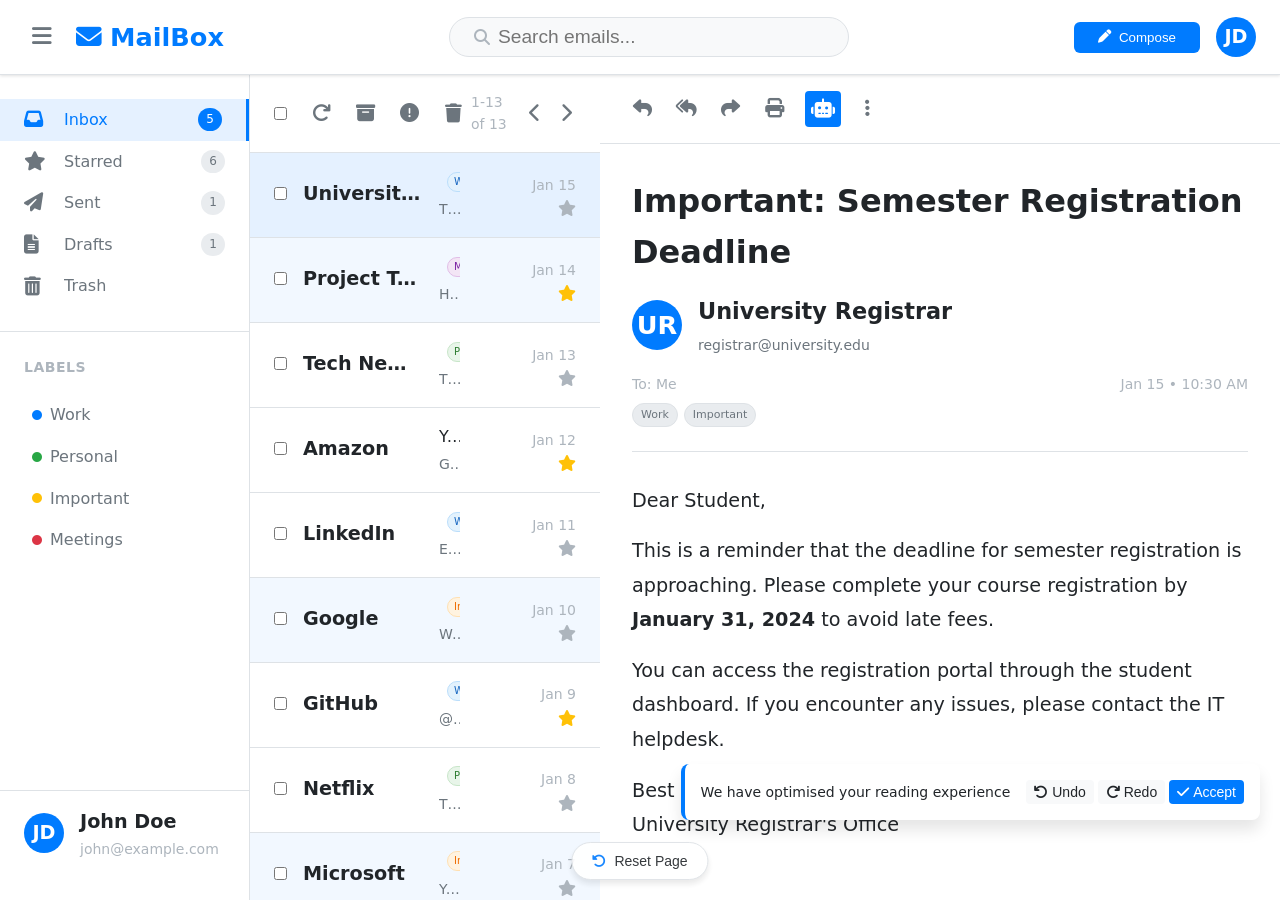
<file: Adaptive Version/index.html>
<!DOCTYPE html>
<html lang="en">
<head>
    <meta charset="UTF-8">
    <meta name="viewport" content="width=device-width, initial-scale=1.0">
    <title>Adaptive Email Client (DCAF)</title>
    <link rel="stylesheet" href="https://cdnjs.cloudflare.com/ajax/libs/font-awesome/6.4.0/css/all.min.css">
    <link rel="stylesheet" href="style.css">
</head>
<body>
<div class="email-client" id="emailClient" data-version="adaptive">
    <!-- Header -->
    <header class="header">
        <div class="header-left">
            <button class="menu-toggle" id="menuToggle">
                <i class="fas fa-bars"></i>
            </button>
            <div class="logo">
                <i class="fas fa-envelope"></i>
                <span>MailBox</span>
            </div>
        </div>

        <div class="search-bar">
            <i class="fas fa-search"></i>
            <input type="text" placeholder="Search emails..." id="searchInput">
        </div>

        <div class="header-right">
            <button class="btn-new-email" id="newEmailBtn">
                <i class="fas fa-pen"></i>
                <span>Compose</span>
            </button>
            <div class="user-avatar">
                <div class="avatar-placeholder">JD</div>
            </div>
        </div>
    </header>

    <!-- Main Container -->
    <div class="main-container">
        <!-- Sidebar -->
        <aside class="sidebar" id="sidebar">
            <nav class="folder-nav">
                <ul id="folderList"></ul>
            </nav>

            <div class="folders-section">
                <h3>Labels</h3>
                <ul id="labelsList">
                    <li data-label="Work"><i class="fas fa-circle" style="color: #007bff;"></i> Work</li>
                    <li data-label="Personal"><i class="fas fa-circle" style="color: #28a745;"></i> Personal</li>
                    <li data-label="Important"><i class="fas fa-circle" style="color: #ffc107;"></i> Important</li>
                    <li data-label="Meetings"><i class="fas fa-circle" style="color: #dc3545;"></i> Meetings</li>
                </ul>
            </div>

            <!-- AI Summary Toggle -->
            <div class="ai-control-panel" id="aiControlPanel" style="display: none;">
                <div class="ai-toggle">
                    <label class="switch">
                        <input type="checkbox" id="aiSummaryToggle">
                        <span class="slider round"></span>
                    </label>
                    <span class="ai-label">AI Summary</span>
                </div>
            </div>

            <div class="user-info">
                <div class="avatar-placeholder">JD</div>
                <div class="user-details">
                    <strong>John Doe</strong>
                    <small>john@example.com</small>
                </div>
            </div>
        </aside>

        <!-- Email List -->
        <section class="email-list-section">
            <div class="email-list-header">
                <div class="list-controls">
                    <input type="checkbox" id="selectAll">
                    <button class="btn-icon" title="Refresh" id="refreshBtn">
                        <i class="fas fa-redo"></i>
                    </button>
                    <button class="btn-icon" title="Archive">
                        <i class="fas fa-archive"></i>
                    </button>
                    <button class="btn-icon" title="Report spam">
                        <i class="fas fa-exclamation-circle"></i>
                    </button>
                    <button class="btn-icon" title="Delete">
                        <i class="fas fa-trash"></i>
                    </button>
                </div>
                <div class="pagination">
                    <span id="paginationInfo">Loading...</span>
                    <button class="btn-icon" id="prevPage"><i class="fas fa-chevron-left"></i></button>
                    <button class="btn-icon" id="nextPage"><i class="fas fa-chevron-right"></i></button>
                </div>
            </div>

            <div class="email-list" id="emailList"></div>
        </section>

        <!-- Email View -->
        <section class="email-view-section" id="emailViewSection">
            <div class="email-view-header">
                <button class="btn-close-view hidden-desktop" id="closeEmailView">
                    <i class="fas fa-times"></i>
                </button>
                <div class="email-view-actions">
                    <button class="btn-icon" title="Reply">
                        <i class="fas fa-reply"></i>
                    </button>
                    <button class="btn-icon" title="Reply All">
                        <i class="fas fa-reply-all"></i>
                    </button>
                    <button class="btn-icon" title="Forward">
                        <i class="fas fa-share"></i>
                    </button>
                    <button class="btn-icon" title="Print">
                        <i class="fas fa-print"></i>
                    </button>
                    <!-- 新增AI分析按钮 -->
                    <button class="btn-icon btn-ai-analyze" id="btnAIAnalyze" title="AI分析邮件">
                        <i class="fas fa-robot"></i>
                    </button>
                    <button class="btn-icon" title="More">
                        <i class="fas fa-ellipsis-v"></i>
                    </button>
                </div>
            </div>

            <div class="email-view-content" id="emailViewContent">
                <div class="no-email-selected">
                    <i class="fas fa-envelope-open-text"></i>
                    <h3>No Email Selected</h3>
                    <p>Select an email from the list to read it here</p>
                </div>
            </div>
        </section>
    </div>

    <!-- Compose Modal -->
    <div class="compose-modal" id="composeModal">
        <div class="compose-header">
            <h3>New Message</h3>
            <button class="btn-close" id="closeCompose">
                <i class="fas fa-times"></i>
            </button>
        </div>
        <div class="compose-body">
            <div class="form-group">
                <input type="text" placeholder="To" id="composeTo">
            </div>
            <div class="form-group">
                <input type="text" placeholder="Subject" id="composeSubject">
            </div>
            <div class="form-group">
                <textarea placeholder="Type your message here..." id="composeBody" rows="10"></textarea>
            </div>
        </div>
        <div class="compose-footer">
            <button class="btn-primary" id="sendEmail">
                <i class="fas fa-paper-plane"></i> Send
            </button>
            <button class="btn-icon" title="Attach file" id="attachFile">
                <i class="fas fa-paperclip"></i>
            </button>
            <button class="btn-icon" title="Formatting">
                <i class="fas fa-font"></i>
            </button>
            <button class="btn-icon" title="Save Draft" id="saveDraft">
                <i class="fas fa-save"></i>
            </button>
        </div>
    </div>


    <!-- 撤销/重做面板 -->
    <div class="adaptation-panel" id="adaptationPanel" style="display: none;">
        <div class="panel-content">
            <span class="panel-message" id="adaptationMessage">界面已调整</span>
            <div class="panel-buttons"></div>
        </div>
    </div>

    <!-- 操作反馈消息 -->
    <div class="undo-message" id="undoMessage" style="display: none;"></div>
</div>

<!-- 重置按钮 - 放在中间底部 -->
<button class="reset-adaptation-btn" id="resetAdaptationBtn">
    <i class="fas fa-undo-alt"></i> Reset Page
</button>

<!-- AI Summary Panel - 移到最外层，避免被遮挡 -->
<div class="ai-summary-panel" id="aiSummaryPanel" style="display: none;">
    <div class="ai-summary-header">
        <span><i class="fas fa-robot"></i> AI Summary</span>
        <button class="btn-close-ai" id="closeAISummary">
            <i class="fas fa-times"></i>
        </button>
    </div>
    <div class="ai-summary-content" id="aiSummaryContent">
        <p class="ai-summary-placeholder">🤔 Preparing AI Summary...</p>
    </div>
    <div class="ai-summary-footer">
        <span class="ai-reading-time" id="aiReadingTime"></span>
    </div>
</div>

<script src="dcaf-core.js"></script>
<script src="script.js"></script>
</body>
</html>
</file>
<file: Adaptive Version/style.css>
/* ===== CSS重置和基础样式 ===== */
* {
    margin: 0;
    padding: 0;
    box-sizing: border-box;
}

:root {
    /* 颜色变量 */
    --primary-color: #007bff;
    --primary-hover: #0056b3;
    --secondary-color: #6c757d;
    --success-color: #28a745;
    --danger-color: #dc3545;
    --warning-color: #ffc107;
    --info-color: #17a2b8;

    /* 背景颜色 */
    --bg-primary: #ffffff;
    --bg-secondary: #f8f9fa;
    --bg-tertiary: #e9ecef;
    --bg-overlay: rgba(0, 0, 0, 0.6);
    --bg-hover: rgba(255, 255, 255, 0.1);

    /* 文本颜色 */
    --text-primary: #212529;
    --text-secondary: #6c757d;
    --text-muted: #adb5bd;

    /* 边框和阴影 */
    --border-color: #dee2e6;
    --shadow-sm: 0 1px 3px rgba(0,0,0,0.12);
    --shadow-md: 0 4px 6px rgba(0,0,0,0.1);
    --shadow-lg: 0 10px 15px rgba(0,0,0,0.1);

    /* 间距 */
    --spacing-xs: 0.25rem;
    --spacing-sm: 0.5rem;
    --spacing-md: 1rem;
    --spacing-lg: 1.5rem;
    --spacing-xl: 2rem;

    /* 字体大小 */
    --font-xs: 0.75rem;
    --font-sm: 0.875rem;
    --font-base: 1rem;
    --font-lg: 1.125rem;
    --font-xl: 1.25rem;
    --font-2xl: 1.5rem;

    /* 圆角 */
    --radius-sm: 0.25rem;
    --radius-md: 0.375rem;
    --radius-lg: 0.5rem;
    --radius-full: 9999px;
}

body {
    font-family: 'Segoe UI', system-ui, -apple-system, sans-serif;
    background-color: var(--bg-secondary);
    color: var(--text-primary);
    line-height: 1.6;
    height: 100vh;
    overflow: hidden;
}

/* ===== 布局样式 ===== */
.email-client {
    display: flex;
    flex-direction: column;
    height: 100vh;
}

/* Header */
.header {
    display: flex;
    align-items: center;
    justify-content: space-between;
    padding: var(--spacing-md) var(--spacing-lg);
    background-color: var(--bg-primary);
    box-shadow: var(--shadow-sm);
    border-bottom: 1px solid var(--border-color);
    z-index: 100;
}

.header-left {
    display: flex;
    align-items: center;
    gap: var(--spacing-md);
}

.menu-toggle {
    background: none;
    border: none;
    font-size: var(--font-lg);
    color: var(--text-secondary);
    cursor: pointer;
    padding: var(--spacing-sm);
    border-radius: var(--radius-sm);
    transition: background-color 0.2s;
}

.menu-toggle:hover {
    background-color: var(--bg-secondary);
}

.logo {
    display: flex;
    align-items: center;
    gap: var(--spacing-sm);
    font-size: var(--font-xl);
    font-weight: 600;
    color: var(--primary-color);
}

.search-bar {
    display: flex;
    align-items: center;
    background-color: var(--bg-secondary);
    border-radius: var(--radius-full);
    padding: var(--spacing-sm) var(--spacing-lg);
    width: 400px;
    border: 1px solid var(--border-color);
    transition: all 0.3s;
}

.search-bar:focus-within {
    border-color: var(--primary-color);
    box-shadow: 0 0 0 3px rgba(0,123,255,0.25);
}

.search-bar i {
    color: var(--text-muted);
    margin-right: var(--spacing-sm);
}

.search-bar input {
    border: none;
    background: none;
    outline: none;
    width: 100%;
    font-size: var(--font-base);
}

.header-right {
    display: flex;
    align-items: center;
    gap: var(--spacing-md);
}

.btn-new-email {
    display: flex;
    align-items: center;
    gap: var(--spacing-sm);
    background-color: var(--primary-color);
    color: white;
    border: none;
    padding: var(--spacing-sm) var(--spacing-lg);
    border-radius: var(--radius-md);
    font-weight: 500;
    cursor: pointer;
    transition: background-color 0.2s;
}

.btn-new-email:hover {
    background-color: var(--primary-hover);
}

.avatar-placeholder {
    width: 40px;
    height: 40px;
    border-radius: 50%;
    background-color: var(--primary-color);
    color: white;
    display: flex;
    align-items: center;
    justify-content: center;
    font-weight: 600;
    font-size: var(--font-base);
}

/* Main Container */
.main-container {
    display: flex;
    flex: 1;
    overflow: hidden;
}

/* Sidebar */
.sidebar {
    width: 250px;
    background-color: var(--bg-primary);
    border-right: 1px solid var(--border-color);
    display: flex;
    flex-direction: column;
    padding: var(--spacing-lg) 0;
    overflow-y: auto;
    transition: transform 0.3s ease, width 0.3s ease, opacity 0.3s ease;
}

.sidebar.hidden {
    width: 0;
    opacity: 0;
    transform: translateX(-100%);
    overflow: hidden;
    padding: 0;
}

.sidebar:not(.hidden) ~ .email-list-section {
    flex: 1;
    min-width: 350px;
    max-width: 500px;
}

.sidebar.hidden ~ .email-list-section {
    min-width: 350px;
    max-width: 500px;
    flex: 1;
}

.folder-nav ul {
    list-style: none;
    padding: 0;
    margin: 0;
}

.folder-nav li {
    display: flex;
    align-items: center;
    padding: var(--spacing-sm) var(--spacing-lg);
    cursor: pointer;
    transition: all 0.2s;
    color: var(--text-secondary);
    position: relative;
}

.folder-nav li:hover {
    background-color: var(--bg-secondary);
}

.folder-nav li.active {
    background-color: rgba(0,123,255,0.1);
    color: var(--primary-color);
    font-weight: 500;
    border-right: 3px solid var(--primary-color);
}

.folder-nav li i {
    width: 24px;
    margin-right: var(--spacing-md);
    font-size: var(--font-base);
}

.folder-nav li span:first-of-type {
    flex: 1;
    overflow: hidden;
    text-overflow: ellipsis;
    white-space: nowrap;
}

/* AI Control Panel */
.ai-control-panel {
    padding: var(--spacing-md) var(--spacing-lg);
    border-top: 1px solid var(--border-color);
    margin-top: auto;
}

.ai-toggle {
    display: flex;
    align-items: center;
    gap: var(--spacing-md);
}

.switch {
    position: relative;
    display: inline-block;
    width: 40px;
    height: 20px;
}

.switch input {
    opacity: 0;
    width: 0;
    height: 0;
}

.slider {
    position: absolute;
    cursor: pointer;
    top: 0;
    left: 0;
    right: 0;
    bottom: 0;
    background-color: #ccc;
    transition: .4s;
}

.slider:before {
    position: absolute;
    content: "";
    height: 16px;
    width: 16px;
    left: 2px;
    bottom: 2px;
    background-color: white;
    transition: .4s;
}

input:checked + .slider {
    background-color: var(--primary-color);
}

input:focus + .slider {
    box-shadow: 0 0 1px var(--primary-color);
}

input:checked + .slider:before {
    transform: translateX(20px);
}

.slider.round {
    border-radius: 20px;
}

.slider.round:before {
    border-radius: 50%;
}

.ai-label {
    font-size: var(--font-sm);
    color: var(--text-secondary);
}

/* Badge Styles */
.badge {
    margin-left: auto;
    font-size: var(--font-xs);
    padding: 2px 8px;
    border-radius: var(--radius-full);
    min-width: 24px;
    text-align: center;
    font-weight: 500;
}

.inbox-badge {
    background-color: var(--primary-color);
    color: white;
}

.folder-badge {
    background-color: var(--bg-tertiary);
    color: var(--text-secondary);
}

.folders-section {
    padding: var(--spacing-lg) var(--spacing-lg) 0;
    margin-top: var(--spacing-lg);
    border-top: 1px solid var(--border-color);
}

.folders-section h3 {
    font-size: var(--font-sm);
    font-weight: 600;
    color: var(--text-muted);
    margin-bottom: var(--spacing-md);
    text-transform: uppercase;
    letter-spacing: 0.5px;
}

.folders-section ul {
    list-style: none;
    padding: 0;
}

.folders-section li {
    display: flex;
    align-items: center;
    padding: var(--spacing-sm) 0;
    color: var(--text-secondary);
    cursor: pointer;
    transition: all 0.2s;
    padding-left: var(--spacing-sm);
    border-radius: var(--radius-sm);
}

.folders-section li:hover {
    background-color: var(--bg-secondary);
}

.folders-section li i {
    margin-right: var(--spacing-sm);
    font-size: 10px;
}

.user-info {
    display: flex;
    align-items: center;
    padding: var(--spacing-md) var(--spacing-lg);
    margin-top: auto;
    border-top: 1px solid var(--border-color);
}

.user-details {
    display: flex;
    flex-direction: column;
    margin-left: var(--spacing-md);
}

.user-details strong {
    font-size: var(--font-base);
}

.user-details small {
    color: var(--text-muted);
    font-size: var(--font-sm);
}

/* Email List Section */
.email-list-section {
    flex: 1;
    min-width: 350px;
    max-width: 500px;
    display: flex;
    flex-direction: column;
    background-color: var(--bg-primary);
    transition: all 0.3s ease;
    position: relative;
}

.email-list-header {
    display: flex;
    justify-content: space-between;
    align-items: center;
    padding: var(--spacing-md) var(--spacing-lg);
    border-bottom: 1px solid var(--border-color);
    background-color: var(--bg-primary);
}

.list-controls {
    display: flex;
    align-items: center;
    gap: var(--spacing-sm);
}

.list-controls input[type="checkbox"] {
    margin-right: var(--spacing-sm);
}

.btn-icon {
    display: flex;
    align-items: center;
    justify-content: center;
    width: 36px;
    height: 36px;
    background: none;
    border: none;
    border-radius: var(--radius-sm);
    color: var(--text-secondary);
    cursor: pointer;
    font-size: var(--font-base);
    transition: all 0.2s;
}

.btn-icon:hover {
    background-color: var(--bg-secondary);
    color: var(--text-primary);
}

.pagination {
    display: flex;
    align-items: center;
    gap: var(--spacing-sm);
    color: var(--text-muted);
    font-size: var(--font-sm);
}

/* Email List */
.email-list {
    flex: 1;
    overflow-y: auto;
    transition: all 0.3s ease;
}

.email-item {
    display: flex;
    align-items: center;
    padding: var(--spacing-md) var(--spacing-lg);
    border-bottom: 1px solid var(--border-color);
    cursor: pointer;
    transition: all 0.2s;
    position: relative;
}

.email-item:hover {
    background-color: var(--bg-secondary);
}

.email-item.unread {
    background-color: rgba(0,123,255,0.05);
}

.email-item.selected {
    background-color: rgba(0,123,255,0.1);
}

.email-checkbox {
    margin-right: var(--spacing-md);
}

.email-sender {
    min-width: 120px;
    max-width: 120px;
    font-weight: 600;
    color: var(--text-primary);
    font-size: var(--font-base);
    overflow: hidden;
    text-overflow: ellipsis;
    white-space: nowrap;
}

.email-preview {
    flex: 1;
    margin: 0 var(--spacing-md);
    overflow: hidden;
    min-width: 0;
}

.email-subject {
    font-weight: 500;
    margin-bottom: 4px;
    color: var(--text-primary);
    display: flex;
    align-items: center;
    gap: var(--spacing-sm);
    overflow: hidden;
}

.subject-text {
    overflow: hidden;
    text-overflow: ellipsis;
    white-space: nowrap;
    flex: 1;
}

.email-labels {
    display: flex;
    gap: 4px;
    flex-shrink: 0;
}

.label-tag {
    font-size: 10px;
    padding: 1px 6px;
    border-radius: 10px;
    background-color: var(--bg-tertiary);
    color: var(--text-secondary);
    white-space: nowrap;
    border: 1px solid var(--border-color);
}

/* Label colors */
.label-tag[data-label="Work"] {
    background-color: #e3f2fd;
    color: #1565c0;
    border-color: #bbdefb;
}

.label-tag[data-label="Personal"] {
    background-color: #e8f5e9;
    color: #2e7d32;
    border-color: #c8e6c9;
}

.label-tag[data-label="Important"] {
    background-color: #fff3e0;
    color: #ef6c00;
    border-color: #ffe0b2;
}

.label-tag[data-label="Meetings"] {
    background-color: #f3e5f5;
    color: #7b1fa2;
    border-color: #e1bee7;
}

.email-snippet {
    color: var(--text-secondary);
    font-size: var(--font-sm);
    white-space: nowrap;
    overflow: hidden;
    text-overflow: ellipsis;
}

.email-meta {
    display: flex;
    flex-direction: column;
    align-items: flex-end;
    min-width: 100px;
    text-align: right;
}

.email-time {
    color: var(--text-muted);
    font-size: var(--font-sm);
    margin-bottom: 4px;
}

.email-actions {
    display: flex;
    gap: var(--spacing-xs);
}

.email-star {
    color: var(--text-muted);
    cursor: pointer;
    transition: color 0.2s;
}

.email-star:hover,
.email-star.starred {
    color: var(--warning-color);
}

.no-emails-found {
    display: flex;
    flex-direction: column;
    align-items: center;
    justify-content: center;
    height: 100%;
    padding: var(--spacing-xl);
    color: var(--text-muted);
    text-align: center;
}

.no-emails-found i {
    font-size: 3rem;
    margin-bottom: var(--spacing-md);
    opacity: 0.3;
}

.no-emails-found h3 {
    font-size: var(--font-lg);
    margin-bottom: var(--spacing-sm);
}

.no-emails-found p {
    font-size: var(--font-base);
    color: var(--text-secondary);
}

/* Email View Section */
.email-view-section {
    flex: 2;
    display: flex;
    flex-direction: column;
    background-color: var(--bg-primary);
    transition: all 0.3s ease;
    position: relative;
}

.email-view-header {
    padding: var(--spacing-md) var(--spacing-lg);
    border-bottom: 1px solid var(--border-color);
    background-color: var(--bg-primary);
    display: flex;
    align-items: center;
    justify-content: space-between;
}

.email-view-actions {
    display: flex;
    gap: var(--spacing-sm);
}

.btn-close-view {
    background: none;
    border: none;
    color: var(--text-secondary);
    font-size: var(--font-lg);
    cursor: pointer;
    padding: var(--spacing-sm);
    border-radius: var(--radius-sm);
    transition: background-color 0.2s;
    display: none;
}

.btn-close-view:hover {
    background-color: var(--bg-secondary);
}

.email-view-content {
    flex: 1;
    padding: var(--spacing-xl);
    overflow-y: auto;
    transition: all 0.3s ease;
}

.no-email-selected {
    display: flex;
    flex-direction: column;
    align-items: center;
    justify-content: center;
    height: 100%;
    color: var(--text-muted);
}

.no-email-selected i {
    font-size: 4rem;
    margin-bottom: var(--spacing-lg);
    opacity: 0.3;
}

.no-email-selected h3 {
    font-size: var(--font-xl);
    margin-bottom: var(--spacing-sm);
}

.no-email-selected p {
    font-size: var(--font-base);
    color: var(--text-secondary);
}

/* Email Content */
.email-content {
    max-width: 800px;
    margin: 0 auto;
}

.email-header {
    margin-bottom: var(--spacing-xl);
    padding-bottom: var(--spacing-lg);
    border-bottom: 1px solid var(--border-color);
}

.email-subject-large {
    font-size: var(--font-2xl);
    font-weight: 600;
    margin-bottom: var(--spacing-md);
    color: var(--text-primary);
}

.email-from {
    display: flex;
    align-items: center;
    margin-bottom: var(--spacing-md);
}

.sender-avatar {
    width: 50px;
    height: 50px;
    border-radius: 50%;
    margin-right: var(--spacing-md);
    background-color: var(--primary-color);
    color: white;
    display: flex;
    align-items: center;
    justify-content: center;
    font-size: var(--font-xl);
    font-weight: 600;
}

.sender-details h4 {
    font-size: var(--font-lg);
    font-weight: 600;
    margin-bottom: 4px;
}

.sender-details p {
    color: var(--text-secondary);
    font-size: var(--font-sm);
}

.email-info {
    display: flex;
    justify-content: space-between;
    align-items: flex-start;
    color: var(--text-muted);
    font-size: var(--font-sm);
    flex-wrap: wrap;
    gap: var(--spacing-md);
}

.email-labels-view {
    display: flex;
    gap: 6px;
    flex-wrap: wrap;
    margin-top: var(--spacing-sm);
}

.label-tag-view {
    font-size: 11px;
    padding: 2px 8px;
    border-radius: 12px;
    background-color: var(--bg-tertiary);
    color: var(--text-secondary);
    border: 1px solid var(--border-color);
}

.email-body {
    line-height: 1.8;
    font-size: var(--font-base);
}

.email-body p {
    margin-bottom: var(--spacing-md);
}

/* ===== 自适应样式 ===== */

/* 聚焦模式 - 高亮当前邮件，其他部分变暗 */
.focus-mode-active {
    position: relative;
}

.focus-mode-active .email-view-section::before {
    content: '';
    position: absolute;
    top: 0;
    left: 0;
    right: 0;
    bottom: 0;
    background-color: var(--bg-overlay);
    z-index: 5;
    pointer-events: none;
}

.focus-mode-active .email-content {
    position: relative;
    z-index: 10;
    background-color: var(--bg-primary);
    border-radius: var(--radius-lg);
    box-shadow: var(--shadow-lg);
    padding: var(--spacing-lg);
    margin: var(--spacing-md) auto;
}

/* 左侧区域灰色效果 - 但鼠标悬停时高亮 */
.focus-mode-active .sidebar,
.focus-mode-active .email-list-section {
    filter: brightness(0.7) blur(1px);
    transition: all 0.3s ease;
    pointer-events: auto; /* 仍然可以交互 */
}

/* 鼠标悬停时恢复亮度 */
.focus-mode-active .sidebar:hover,
.focus-mode-active .email-list-section:hover,
.focus-mode-active .folder-nav li:hover,
.focus-mode-active .folders-section li:hover,
.focus-mode-active .email-item:hover {
    filter: brightness(1);
    background-color: var(--bg-hover);
}

/* 确保header保持原样 */
.focus-mode-active .header {
    filter: none;
    z-index: 20;
}

/* 简化模式 - 隐藏非核心元素 */
.simplified-mode .email-list .email-item:not(.selected) {
    opacity: 0.5;
}

.simplified-mode .folders-section,
.simplified-mode .user-info,
.simplified-mode .email-view-actions .btn-icon:not(:first-child) {
    opacity: 0.3;
    pointer-events: none;
}

/* 引导模式 - 添加提示边框 */
.guidance-mode .email-item.selected {
    border: 2px solid var(--primary-color);
    box-shadow: 0 0 0 2px rgba(0,123,255,0.3);
    animation: pulse 2s infinite;
}

@keyframes pulse {
    0% { box-shadow: 0 0 0 0 rgba(0,123,255,0.7); }
    70% { box-shadow: 0 0 0 10px rgba(0,123,255,0); }
    100% { box-shadow: 0 0 0 0 rgba(0,123,255,0); }
}

/* 字体增大模式 */
.large-text-mode {
    --font-base: 1.2rem;
    --font-lg: 1.4rem;
    --font-xl: 1.6rem;
    --font-2xl: 2rem;
}

.large-text-mode .email-content {
    font-size: var(--font-base);
}

/* ===== 撤销面板 ===== */
.adaptation-panel {
    position: fixed;
    bottom: 80px;
    right: 20px;
    z-index: 2000;
    background-color: var(--bg-primary);
    border-radius: var(--radius-lg);
    box-shadow: var(--shadow-lg);
    border-left: 4px solid var(--primary-color);
    min-width: 320px;
    animation: slideIn 0.3s ease;
}

@keyframes slideIn {
    from {
        transform: translateX(100%);
        opacity: 0;
    }
    to {
        transform: translateX(0);
        opacity: 1;
    }
}

.panel-content {
    padding: var(--spacing-md);
    display: flex;
    align-items: center;
    justify-content: space-between;
    gap: var(--spacing-md);
}

.panel-message {
    flex: 1;
    font-size: var(--font-sm);
    color: var(--text-primary);
}

.panel-buttons {
    display: flex;
    gap: var(--spacing-xs);
}

.btn-undo, .btn-redo, .btn-accept {
    padding: var(--spacing-xs) var(--spacing-sm);
    border: none;
    border-radius: var(--radius-sm);
    cursor: pointer;
    font-size: var(--font-sm);
    display: flex;
    align-items: center;
    gap: 4px;
    transition: all 0.2s;
}

.btn-undo, .btn-redo {
    background-color: var(--bg-secondary);
    color: var(--text-primary);
}

.btn-undo:hover, .btn-redo:hover {
    background-color: var(--border-color);
}

.btn-accept {
    background-color: var(--primary-color);
    color: white;
}

.btn-accept:hover {
    background-color: var(--primary-hover);
}

/* 撤销消息 */
.undo-message {
    position: fixed;
    bottom: 140px;
    right: 20px;
    z-index: 2001;
    background-color: var(--success-color);
    color: white;
    padding: var(--spacing-sm) var(--spacing-lg);
    border-radius: var(--radius-md);
    font-size: var(--font-sm);
    box-shadow: var(--shadow-md);
    animation: fadeInOut 2s ease;
}

@keyframes fadeInOut {
    0% { opacity: 0; transform: translateY(10px); }
    10% { opacity: 1; transform: translateY(0); }
    90% { opacity: 1; transform: translateY(0); }
    100% { opacity: 0; transform: translateY(-10px); }
}

/* 重置按钮 - 中间底部 */
.reset-adaptation-btn {
    position: fixed;
    bottom: 20px;
    left: 50%;
    transform: translateX(-50%);
    z-index: 2000;
    background-color: var(--bg-primary);
    color: var(--text-primary);
    border: 1px solid var(--border-color);
    border-radius: var(--radius-full);
    padding: 10px 20px;
    font-size: var(--font-sm);
    cursor: pointer;
    display: flex;
    align-items: center;
    gap: 8px;
    box-shadow: var(--shadow-md);
    transition: all 0.2s;
    opacity: 0.9;
}

.reset-adaptation-btn:hover {
    opacity: 1;
    background-color: var(--primary-color);
    color: white;
    border-color: var(--primary-color);
}

.reset-adaptation-btn:hover i {
    color: white;
}

.reset-adaptation-btn i {
    color: var(--primary-color);
    transition: color 0.2s;
}

/* Toast消息 */
.toast-message {
    position: fixed;
    bottom: 80px;
    left: 50%;
    transform: translateX(-50%);
    font-family: 'Segoe UI', system-ui, sans-serif;
    font-size: var(--font-sm);
    box-shadow: var(--shadow-lg);
    padding: 10px 20px;
    border-radius: var(--radius-md);
    color: white;
    z-index: 2002;
    animation: fadeInOut 2s ease;
}

/* ===== AI摘要面板 ===== */
.ai-summary-panel {
    position: fixed;
    bottom: 80px;
    right: 20px;
    width: 300px;
    background-color: var(--bg-primary);
    border-radius: var(--radius-lg);
    box-shadow: var(--shadow-lg);
    z-index: 1500;
    border: 1px solid var(--border-color);
    overflow: hidden;
}

.ai-summary-header {
    padding: var(--spacing-sm) var(--spacing-md);
    background-color: var(--primary-color);
    color: white;
    display: flex;
    justify-content: space-between;
    align-items: center;
    font-weight: 500;
}

.btn-close-ai {
    background: none;
    border: none;
    color: white;
    cursor: pointer;
    font-size: var(--font-base);
    opacity: 0.8;
    transition: opacity 0.2s;
}

.btn-close-ai:hover {
    opacity: 1;
}

.ai-summary-content {
    padding: var(--spacing-md);
    max-height: 200px;
    overflow-y: auto;
    font-size: var(--font-sm);
    line-height: 1.6;
}

.ai-summary-placeholder {
    color: var(--text-muted);
    font-style: italic;
}

.ai-summary-footer {
    padding: var(--spacing-xs) var(--spacing-md);
    background-color: var(--bg-secondary);
    font-size: var(--font-xs);
    color: var(--text-muted);
    border-top: 1px solid var(--border-color);
}

/* Compose Modal */
.compose-modal {
    position: fixed;
    bottom: 20px;
    right: 20px;
    width: 500px;
    background-color: var(--bg-primary);
    border-radius: var(--radius-lg);
    box-shadow: var(--shadow-lg);
    display: none;
    z-index: 1000;
    flex-direction: column;
    max-height: 80vh;
}

.compose-modal.open {
    display: flex;
}

.compose-header {
    display: flex;
    justify-content: space-between;
    align-items: center;
    padding: var(--spacing-md) var(--spacing-lg);
    background-color: var(--primary-color);
    color: white;
    border-radius: var(--radius-lg) var(--radius-lg) 0 0;
}

.compose-header h3 {
    font-size: var(--font-lg);
    font-weight: 500;
}

.btn-close {
    background: none;
    border: none;
    color: white;
    font-size: var(--font-lg);
    cursor: pointer;
    padding: var(--spacing-xs);
    border-radius: var(--radius-sm);
    transition: background-color 0.2s;
}

.btn-close:hover {
    background-color: rgba(255,255,255,0.2);
}

.compose-body {
    flex: 1;
    padding: var(--spacing-lg);
    overflow-y: auto;
}

.form-group {
    margin-bottom: var(--spacing-md);
}

.form-group input,
.form-group textarea {
    width: 100%;
    padding: var(--spacing-md);
    border: 1px solid var(--border-color);
    border-radius: var(--radius-md);
    font-family: inherit;
    font-size: var(--font-base);
    transition: border-color 0.2s;
}

.form-group input:focus,
.form-group textarea:focus {
    outline: none;
    border-color: var(--primary-color);
    box-shadow: 0 0 0 3px rgba(0,123,255,0.25);
}

.compose-footer {
    display: flex;
    align-items: center;
    padding: var(--spacing-md) var(--spacing-lg);
    border-top: 1px solid var(--border-color);
    gap: var(--spacing-sm);
}

.btn-primary {
    background-color: var(--primary-color);
    color: white;
    border: none;
    padding: var(--spacing-sm) var(--spacing-lg);
    border-radius: var(--radius-md);
    font-weight: 500;
    cursor: pointer;
    transition: background-color 0.2s;
    display: flex;
    align-items: center;
    gap: var(--spacing-sm);
}

.btn-primary:hover {
    background-color: var(--primary-hover);
}

/* Utility Classes */
.hidden {
    display: none !important;
}

.hidden-desktop {
    display: none;
}

/* Responsive Design */
@media (max-width: 1200px) {
    .email-list-section {
        max-width: 400px;
    }
}

@media (max-width: 992px) {
    .email-list-section {
        max-width: 350px;
    }

    .search-bar {
        width: 300px;
    }
}

@media (max-width: 768px) {
    .sidebar {
        position: fixed;
        left: 0;
        top: 0;
        bottom: 0;
        z-index: 1000;
        transform: translateX(-100%);
    }

    .sidebar.open {
        transform: translateX(0);
    }

    .sidebar.hidden {
        transform: translateX(-100%);
    }

    .email-list-section {
        min-width: 100vw;
        max-width: 100vw;
        width: 100vw;
    }

    .email-view-section {
        position: fixed;
        top: 0;
        right: 0;
        bottom: 0;
        width: 100%;
        z-index: 1001;
        transform: translateX(100%);
    }

    .email-view-section.open {
        transform: translateX(0);
    }

    .search-bar {
        width: 200px;
    }

    .compose-modal {
        width: 90%;
        right: 5%;
        bottom: 10px;
    }

    .btn-close-view {
        display: block;
    }

    .hidden-desktop {
        display: block;
    }

    .email-sender {
        min-width: 80px;
        max-width: 80px;
        font-size: var(--font-sm);
    }

    .reset-adaptation-btn {
        bottom: 10px;
        padding: 6px 12px;
        font-size: var(--font-xs);
    }
}

/* AI摘要面板 - 确保在最上层 */
.ai-summary-panel {
    position: fixed;
    bottom: 80px;
    right: 20px;
    width: 320px;
    background-color: var(--bg-primary);
    border-radius: var(--radius-lg);
    box-shadow: var(--shadow-lg);
    z-index: 10000 !important; /* 确保在最上层 */
    border: 1px solid var(--border-color);
    overflow: hidden;
    pointer-events: auto; /* 确保可以点击 */
}

.ai-summary-header {
    padding: var(--spacing-sm) var(--spacing-md);
    background-color: var(--primary-color);
    color: white;
    display: flex;
    justify-content: space-between;
    align-items: center;
    font-weight: 500;
    cursor: move; /* 提示可以拖动 */
}

.ai-summary-content {
    padding: var(--spacing-md);
    max-height: 250px;
    overflow-y: auto;
    font-size: var(--font-sm);
    line-height: 1.6;
    background-color: var(--bg-primary);
}

.ai-summary-text {
    white-space: pre-wrap;
    word-wrap: break-word;
}

.ai-summary-placeholder {
    color: var(--text-muted);
    font-style: italic;
    text-align: center;
    padding: var(--spacing-md);
}

.ai-summary-footer {
    padding: var(--spacing-xs) var(--spacing-md);
    background-color: var(--bg-secondary);
    font-size: var(--font-xs);
    color: var(--text-muted);
    border-top: 1px solid var(--border-color);
}

.btn-close-ai {
    background: none;
    border: none;
    color: white;
    cursor: pointer;
    font-size: var(--font-base);
    opacity: 0.8;
    transition: opacity 0.2s;
    padding: 4px 8px;
    border-radius: var(--radius-sm);
}

.btn-close-ai:hover {
    opacity: 1;
    background-color: rgba(255,255,255,0.2);
}

/* AI分析按钮样式 */
.btn-ai-analyze {
    background-color: var(--primary-color);
    color: white !important;
    margin-left: 5px;
    transition: all 0.3s ease;
}

.btn-ai-analyze:hover {
    background-color: var(--primary-hover) !important;
    transform: scale(1.05);
}

.btn-ai-analyze i {
    color: white;
}

/* AI分析中动画 */
.btn-ai-analyze.analyzing {
    animation: ai-pulse 1.5s infinite;
}

@keyframes ai-pulse {
    0% { opacity: 1; transform: scale(1); }
    50% { opacity: 0.7; transform: scale(1.1); background-color: #ff9900; }
    100% { opacity: 1; transform: scale(1); }
}

/* AI摘要面板优化 */
.ai-summary-panel {
    position: fixed;
    bottom: 80px;
    right: 20px;
    width: 320px;
    background-color: var(--bg-primary);
    border-radius: var(--radius-lg);
    box-shadow: var(--shadow-lg);
    z-index: 10000 !important;
    border: 1px solid var(--border-color);
    overflow: hidden;
    pointer-events: auto;
    transition: all 0.3s ease;
}

.ai-summary-header {
    padding: var(--spacing-sm) var(--spacing-md);
    background-color: var(--primary-color);
    color: white;
    display: flex;
    justify-content: space-between;
    align-items: center;
    font-weight: 500;
    cursor: move;
}

.ai-summary-content {
    padding: var(--spacing-md);
    max-height: 250px;
    overflow-y: auto;
    font-size: var(--font-sm);
    line-height: 1.6;
    background-color: var(--bg-primary);
}

.ai-summary-text {
    white-space: pre-wrap;
    word-wrap: break-word;
    color: var(--text-primary);
}

.ai-summary-placeholder {
    color: var(--text-muted);
    font-style: italic;
    text-align: center;
    padding: var(--spacing-md);
}

.ai-summary-footer {
    padding: var(--spacing-xs) var(--spacing-md);
    background-color: var(--bg-secondary);
    font-size: var(--font-xs);
    color: var(--text-muted);
    border-top: 1px solid var(--border-color);
    display: flex;
    justify-content: space-between;
    align-items: center;
}

.btn-close-ai {
    background: none;
    border: none;
    color: white;
    cursor: pointer;
    font-size: var(--font-base);
    opacity: 0.8;
    transition: opacity 0.2s;
    padding: 4px 8px;
    border-radius: var(--radius-sm);
}

.btn-close-ai:hover {
    opacity: 1;
    background-color: rgba(255,255,255,0.2);
}

/* 摘要中的标签样式 */
.ai-summary-tag {
    display: inline-block;
    padding: 2px 8px;
    border-radius: 12px;
    font-size: 10px;
    margin-right: 4px;
    background-color: var(--bg-tertiary);
    color: var(--text-secondary);
}

.ai-summary-tag.work {
    background-color: #e3f2fd;
    color: #1565c0;
}

.ai-summary-tag.personal {
    background-color: #e8f5e9;
    color: #2e7d32;
}

.ai-summary-tag.important {
    background-color: #fff3e0;
    color: #ef6c00;
}
</file>
